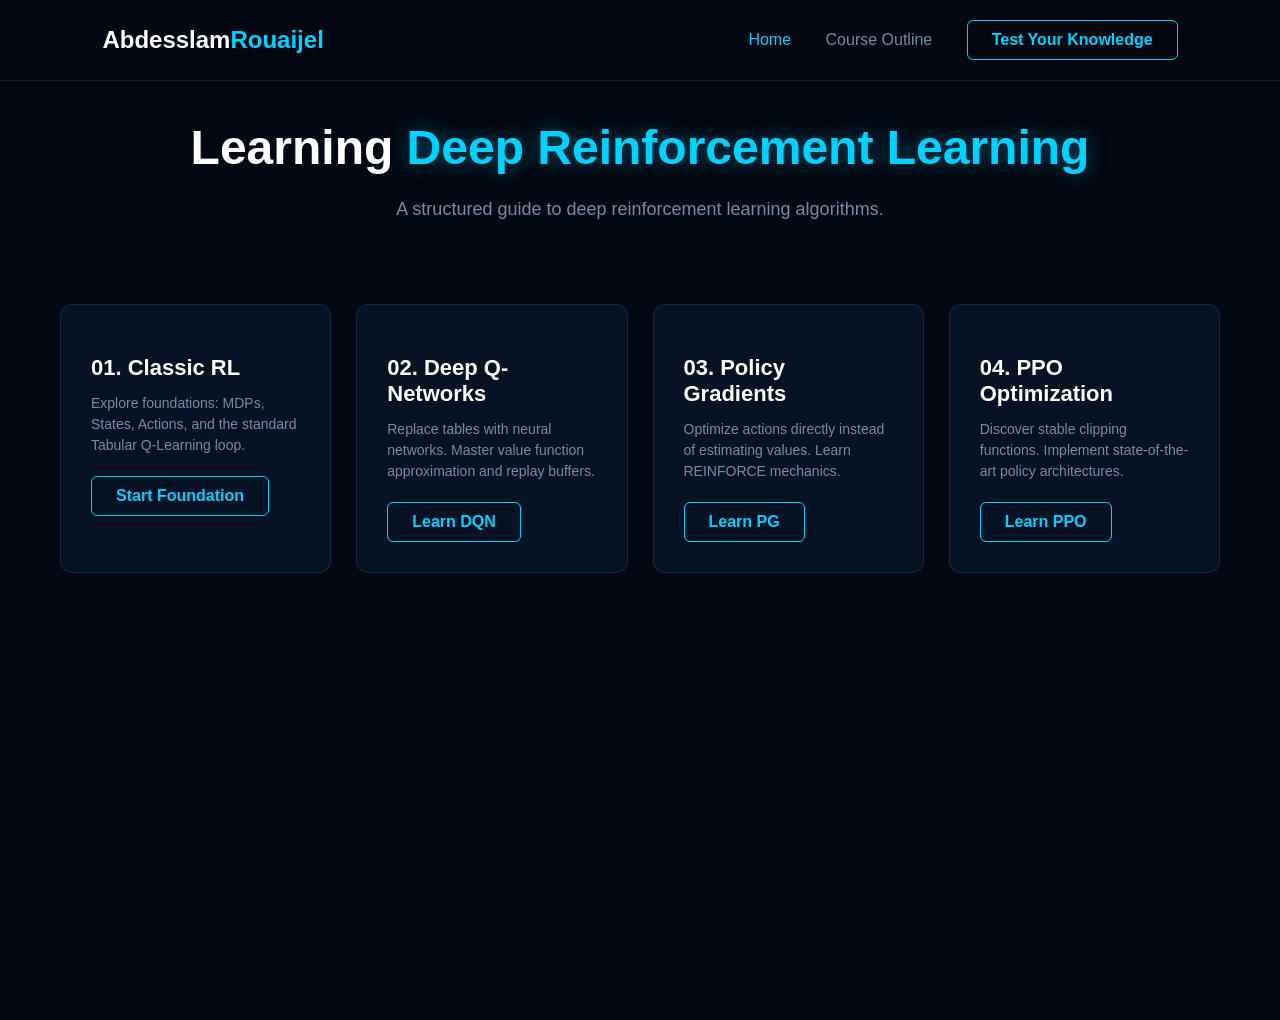
<file: index.html>
<!DOCTYPE html>
<html lang="en">
<head>
    <meta charset="UTF-8">
    <meta name="viewport" content="width=device-width, initial-scale=1.0">
    <title>RL Space - Educational Platform</title>
    <link rel="stylesheet" href="css/main.css">
    <!-- FontAwesome used for matching the image icons -->
    <link rel="stylesheet" href="https://cloudflare.com">
</head>
<body>

    <!-- Top Navigation Bar -->
    <header>
        <div class="logo">Abdesslam<span>Rouaijel</span></div>
        <nav>
            <a href="index.html" class="active">Home</a>
            <a href="lessons/classic-rl.html">Course Outline</a>
            <a href="lessons/assessment.html" class="btn">Test Your Knowledge</a>
        </nav>
    </header>

    <!-- Welcome Hero Area -->
    <section class="hero">
        <h1>Learning <span> Deep Reinforcement Learning</span></h1>
        <p>A structured guide to deep reinforcement learning algorithms.</p>
    </section>

    <!-- Learning Modules Grid -->
    <main class="grid-container">
        
        <!-- Module 0: Classic RL -->
        <div class="card" onclick="window.location.href='lessons/classic-rl.html'">
            <div class="card-icon"><i class="fas fa-table"></i></div>
            <h3>01. Classic RL</h3>
            <p>Explore foundations: MDPs, States, Actions, and the standard Tabular Q-Learning loop.</p>
            <a href="lessons/classic-rl.html" class="btn">Start Foundation</a>
        </div>

        <!-- Module 1: DQN -->
        <div class="card" onclick="window.location.href='lessons/dqn.html'">
            <div class="card-icon"><i class="fas fa-network-wired"></i></div>
            <h3>02. Deep Q-Networks</h3>
            <p>Replace tables with neural networks. Master value function approximation and replay buffers.</p>
            <a href="lessons/dqn.html" class="btn">Learn DQN</a>
        </div>

        <!-- Module 2: Policy Gradient -->
        <div class="card" onclick="window.location.href='lessons/policy-gradient.html'">
            <div class="card-icon"><i class="fas fa-chart-line"></i></div>
            <h3>03. Policy Gradients</h3>
            <p>Optimize actions directly instead of estimating values. Learn REINFORCE mechanics.</p>
            <a href="lessons/policy-gradient.html" class="btn">Learn PG</a>
        </div>

        <!-- Module 3: PPO -->
        <div class="card" onclick="window.location.href='lessons/ppo.html'">
            <div class="card-icon"><i class="fas fa-shield-alt"></i></div>
            <h3>04. PPO Optimization</h3>
            <p>Discover stable clipping functions. Implement state-of-the-art policy architectures.</p>
            <a href="lessons/ppo.html" class="btn">Learn PPO</a>
        </div>

    </main>

</body>
</html>
</file>
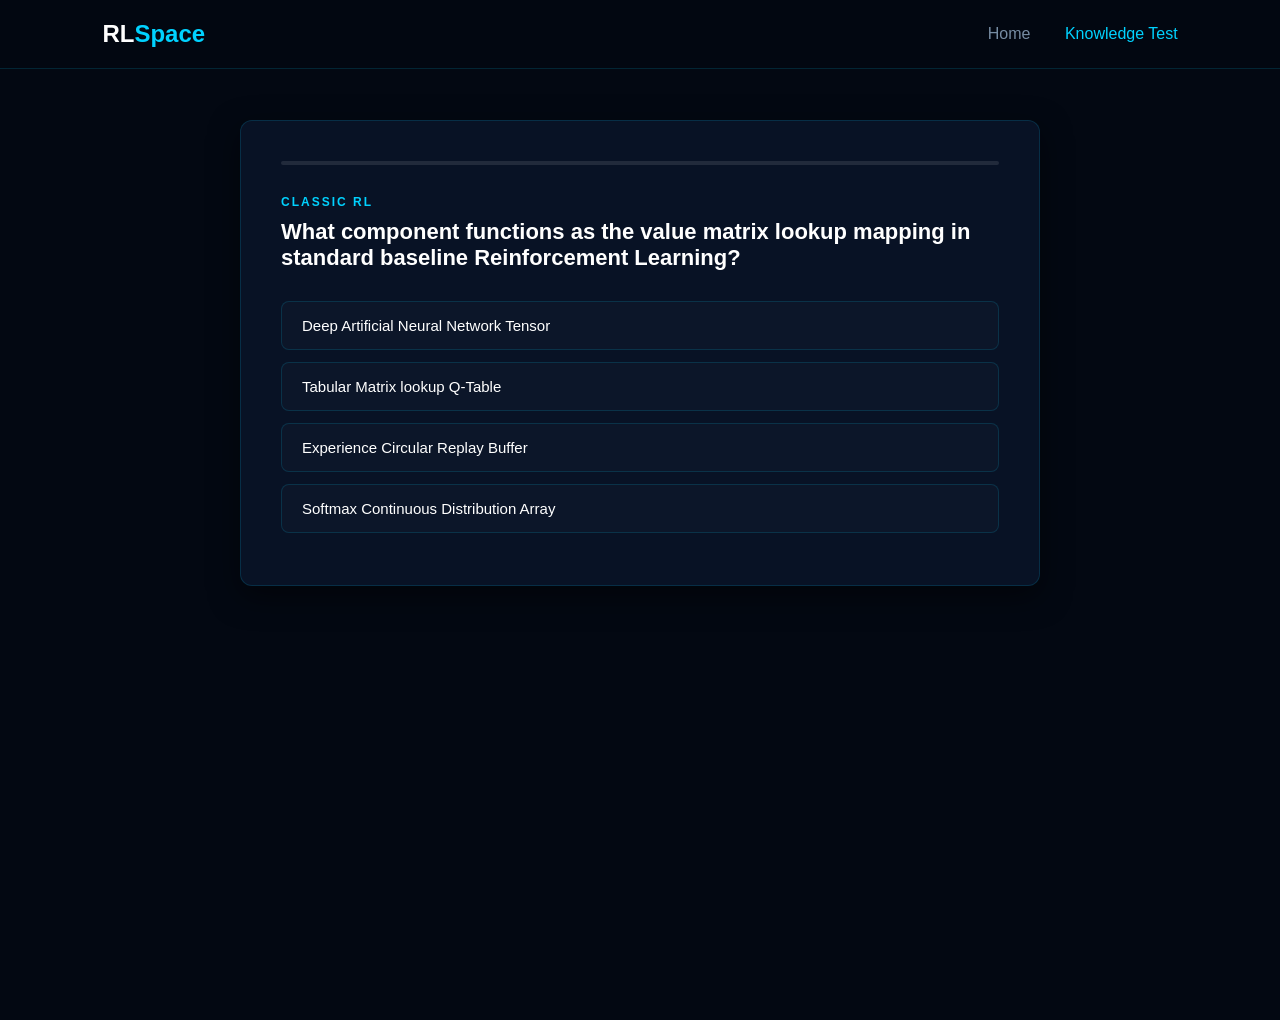
<file: lessons/assessment.html>
<!DOCTYPE html>
<html lang="en">
<head>
    <meta charset="UTF-8">
    <meta name="viewport" content="width=device-width, initial-scale=1.0">
    <title>DRL Evaluation Terminal</title>
    <link rel="stylesheet" href="../css/main.css">
    <link rel="stylesheet" href="https://cloudflare.com">
    <style>
        .test-container {
            max-width: 800px;
            margin: 120px auto;
            padding: 40px;
            background: var(--bg-card);
            border: 1px solid var(--border-color);
            border-radius: 12px;
            text-align: left;
            box-shadow: 0 10px 30px rgba(0, 0, 0, 0.5);
        }
        .option-btn {
            display: block;
            width: 100%;
            padding: 15px 20px;
            margin: 12px 0;
            background: rgba(255,255,255,0.02);
            border: 1px solid var(--border-color);
            color: #ffffff;
            border-radius: 8px;
            text-align: left;
            cursor: pointer;
            transition: all 0.2s ease;
            font-size: 15px;
        }
        .option-btn:hover {
            background: var(--bg-card-hover);
            border-color: var(--accent-blue);
            padding-left: 25px;
        }
        .progress-bar {
            height: 4px;
            background: rgba(255,255,255,0.1);
            margin-bottom: 30px;
            border-radius: 2px;
            overflow: hidden;
        }
        .progress-fill {
            height: 100%;
            width: 0%;
            background: var(--accent-blue);
            transition: width 0.3s ease;
        }
        .results-card {
            display: none;
        }
        .breakdown-item {
            background: rgba(255,255,255,0.03);
            padding: 15px;
            margin: 10px 0;
            border-left: 4px solid #ff4a4a;
            border-radius: 0 8px 8px 0;
        }
        .breakdown-item.perfect {
            border-left-color: #4aff4a;
        }
    </style>
</head>
<body>

    <header>
        <div class="logo" onclick="window.location.href='../index.html'" style="cursor:pointer">RL<span>Space</span></div>
        <nav>
            <a href="../index.html">Home</a>
            <a href="#test" class="active">Knowledge Test</a>
        </nav>
    </header>

    <div class="test-container">
        <!-- Live Quiz Terminal Box -->
        <div id="quiz-box">
            <div class="progress-bar"><div class="progress-fill" id="progress"></div></div>
            <h4 id="question-category" style="color: var(--accent-blue); margin-bottom: 10px; font-size: 12px; letter-spacing: 2px; text-transform: uppercase;"></h4>
            <h2 id="question-text" style="margin-bottom: 30px; font-size: 22px;">Loading Evaluation...</h2>
            <div id="options-container"></div>
        </div>

        <!-- Smart Analysis Summary Box (Initially Hidden) -->
        <div id="results-box" class="results-card">
            <h2 style="font-size: 32px; margin-bottom: 10px;">Evaluation Complete</h2>
            <p style="color: var(--text-muted); margin-bottom: 30px;">Review your strategic algorithm metrics summary performance data profile below.</p>
            
            <div style="background: rgba(0, 210, 255, 0.05); padding: 20px; border-radius: 8px; text-align: center; margin-bottom: 30px;">
                <span style="font-size: 14px; color: var(--text-muted); display: block;">FINAL SCORE</span>
                <span id="display-score" style="font-size: 48px; font-weight: bold; color: var(--accent-blue);">0 / 4</span>
            </div>

            <h3 style="margin-bottom: 15px;">Diagnostic Performance Analysis:</h3>
            <div id="breakdown-container"></div>
            
            <button class="btn" onclick="window.location.reload()" style="margin-top: 30px; margin-right: 15px;"><i class="fas fa-redo"></i> Retry Test</button>
            <button class="btn" onclick="window.location.href='../index.html'" style="margin-top: 30px;"><i class="fas fa-home"></i> Main Hub</button>
        </div>
    </div>

    <!-- Isolated Evaluation Architecture Execution Loop -->
    <script>
        const questions = [
            {
                category: "Classic RL",
                q: "What component functions as the value matrix lookup mapping in standard baseline Reinforcement Learning?",
                options: ["Deep Artificial Neural Network Tensor", "Tabular Matrix lookup Q-Table", "Experience Circular Replay Buffer", "Softmax Continuous Distribution Array"],
                correct: 1
            },
            {
                category: "DQN",
                q: "What optimization problem role does the Experience Replay Buffer resolve inside DQN architectures?",
                options: ["It stores parameters values temporarily.", "It removes model overfitting variance layers.", "It breaks temporal data correlations via randomized mini-batch sampling updates.", "It shifts policy state vectors directly."],
                correct: 2
            },
            {
                category: "Policy Gradient",
                q: "Which specific activation layer outputs the categorical probabilistic distribution vectors in standard REINFORCE models?",
                options: ["Rectified Linear Activation Unit (ReLU)", "Continuous Sigmoid Scalar Layer", "Softmax Mathematical Distribution Function", "Hyperbolic Tangent Mapping Vector"],
                correct: 2
            },
            {
                category: "PPO",
                q: "What structural event occurrence does the clipped surrogate objective function shield against in PPO?",
                options: ["Small structural optimization gradient steps", "Destructive, excessively large parameter policy ratio update shifts", "Model memory capacity buffer saturation issues", "Unstable loss exploration weights deviations"],
                correct: 1
            }
        ];

        let currentIndex = 0;
        let pointsScored = 0;
        let mistakesByTopic = { "Classic RL": 0, "DQN": 0, "Policy Gradient": 0, "PPO": 0 };

        function displayQuestion() {
            if (currentIndex >= questions.length) {
                displayDiagnostics();
                return;
            }

            const current = questions[currentIndex];
            document.getElementById("progress").style.width = `${(currentIndex / questions.length) * 100}%`;
            document.getElementById("question-category").innerText = current.category;
            document.getElementById("question-text").innerText = current.q;

            const container = document.getElementById("options-container");
            container.innerHTML = "";

            current.options.forEach((opt, idx) => {
                const btn = document.createElement("button");
                btn.className = "option-btn";
                btn.innerText = opt;
                btn.onclick = () => evaluateAnswer(idx);
                container.appendChild(btn);
            });
        }

        function evaluateAnswer(selectedIdx) {
            const current = questions[currentIndex];
            if (selectedIdx === current.correct) {
                pointsScored++;
            } else {
                mistakesByTopic[current.category]++;
            }
            currentIndex++;
            displayQuestion();
        }

        function displayDiagnostics() {
            document.getElementById("quiz-box").style.display = "none";
            document.getElementById("results-box").style.display = "block";
            document.getElementById("display-score").innerText = `${pointsScored} / ${questions.length}`;

            const container = document.getElementById("breakdown-container");
            container.innerHTML = "";

            for (const topic in mistakesByTopic) {
                const count = mistakesByTopic[topic];
                const card = document.createElement("div");
                
                if (count > 0) {
                    card.className = "breakdown-item";
                    card.innerHTML = `<strong>${topic}:</strong> Critical gap found. You missed this question. Re-examine the text definitions and canvas diagrams.`;
                } else {
                    card.className = "breakdown-item perfect";
                    card.innerHTML = `<strong>${topic}:</strong> Met criteria perfectly. Core algorithmic principles mastered.`;
                }
                container.appendChild(card);
            }
        }

        // Ignition Step Trigger
        displayQuestion();
    </script>
</body>
</html>
</file>
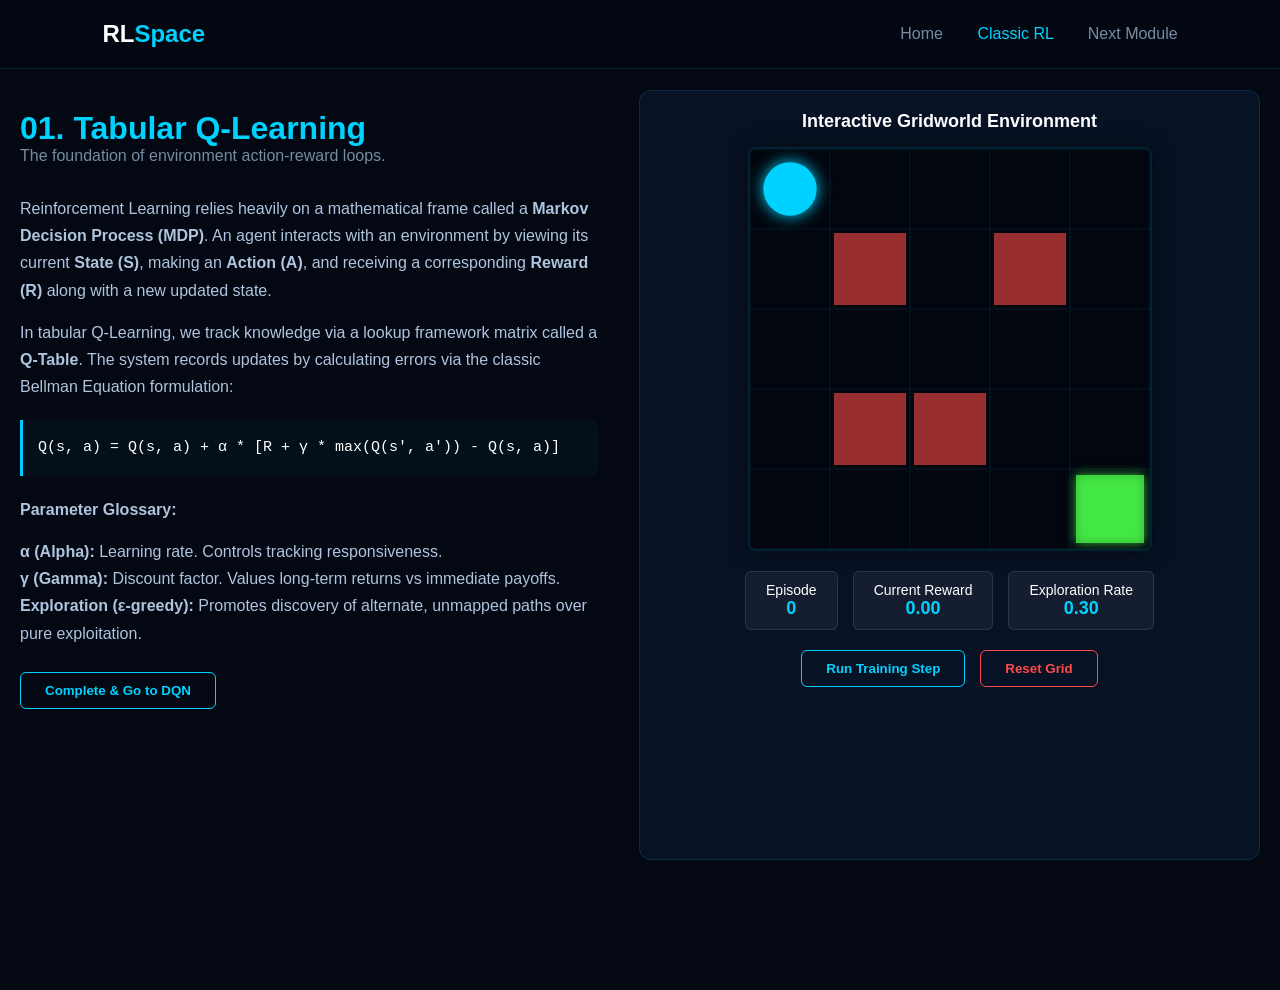
<file: lessons/classic-rl.html>
<!DOCTYPE html>
<html lang="en">
<head>
    <meta charset="UTF-8">
    <meta name="viewport" content="width=device-width, initial-scale=1.0">
    <title>Classic RL - Q-Learning Portal</title>
    <link rel="stylesheet" href="../css/main.css">
    <link rel="stylesheet" href="../css/lessons.css">
    <link rel="stylesheet" href="https://cloudflare.com">
    

</head>
<body>

    <!-- Platform Header Navigation -->
    <header>
        <div class="logo" onclick="window.location.href='../index.html'" style="cursor:pointer">RL<span>Space</span></div>
        <nav>
            <a href="../index.html">Home</a>
            <a href="classic-rl.html" class="active">Classic RL</a>
            <a href="dqn.html">Next Module <i class="fas fa-arrow-right"></i></a>
        </nav>
    </header>

    <!-- Master Layout Layout -->
    <div class="lesson-container">
        
        <!-- Left Column: Conceptual Syllabus -->
        <div class="content-pane">
            <div class="lesson-header">
                <h2>01. Tabular Q-Learning</h2>
                <p style="color: var(--text-muted)">The foundation of environment action-reward loops.</p>
            </div>

            <div class="theory-block">
                <p>Reinforcement Learning relies heavily on a mathematical frame called a <strong>Markov Decision Process (MDP)</strong>. An agent interacts with an environment by viewing its current <strong>State (S)</strong>, making an <strong>Action (A)</strong>, and receiving a corresponding <strong>Reward (R)</strong> along with a new updated state.</p>
                
                <p>In tabular Q-Learning, we track knowledge via a lookup framework matrix called a <strong>Q-Table</strong>. The system records updates by calculating errors via the classic Bellman Equation formulation:</p>
                
                <div class="formula-box">
                    Q(s, a) = Q(s, a) + α * [R + γ * max(Q(s', a')) - Q(s, a)]
                </div>

                <p><strong>Parameter Glossary:</strong></p>
                <ul>
                    <li><strong>α (Alpha):</strong> Learning rate. Controls tracking responsiveness.</li>
                    <li><strong>γ (Gamma):</strong> Discount factor. Values long-term returns vs immediate payoffs.</li>
                    <li><strong>Exploration (ε-greedy):</strong> Promotes discovery of alternate, unmapped paths over pure exploitation.</li>
                </ul>
            </div>
            
            <button class="btn" onclick="window.location.href='dqn.html'">Complete & Go to DQN</button>
        </div>

        <!-- Right Column: Interactive Sim Core Workspace -->
        <div class="interactive-pane">
            <h3 style="margin-bottom:15px; font-size:18px; color:var(--text-main)">Interactive Gridworld Environment</h3>
            
            <!-- Live Canvas Frame Render Target -->
            <canvas id="simulation-canvas" width="400" height="400"></canvas>
            
            <!-- Live Agent Evaluation Metrics Dashboard -->
            <div class="controls-row">
                <div class="stat-box">Episode <span id="ui-episode">0</span></div>
                <div class="stat-box">Current Reward <span id="ui-reward">0</span></div>
                <div class="stat-box">Exploration Rate <span id="ui-epsilon">1.00</span></div>
            </div>

            <!-- Dashboard Control Interfaces -->
            <div class="controls-row">
                <button class="btn" id="btn-toggle-sim"><i class="fas fa-play"></i> Run Training Step</button>
                <button class="btn" id="btn-reset-sim" style="border-color:#ff4a4a; color:#ff4a4a"><i class="fas fa-redo"></i> Reset Grid</button>
            </div>
        </div>

    </div>

    <!-- Script Assets Mapping -->
    <script src="../js/lessons.js"></script>
    <script src="../js/game/environment.js"></script>
    <script src="../js/game/agent.js"></script>
    <script src="../js/game/engine.js"></script>
    <script src="../js/lessons.js"></script>
    <!-- Initialize Auto-Render Trigger -->


</body>
</html>
</file>
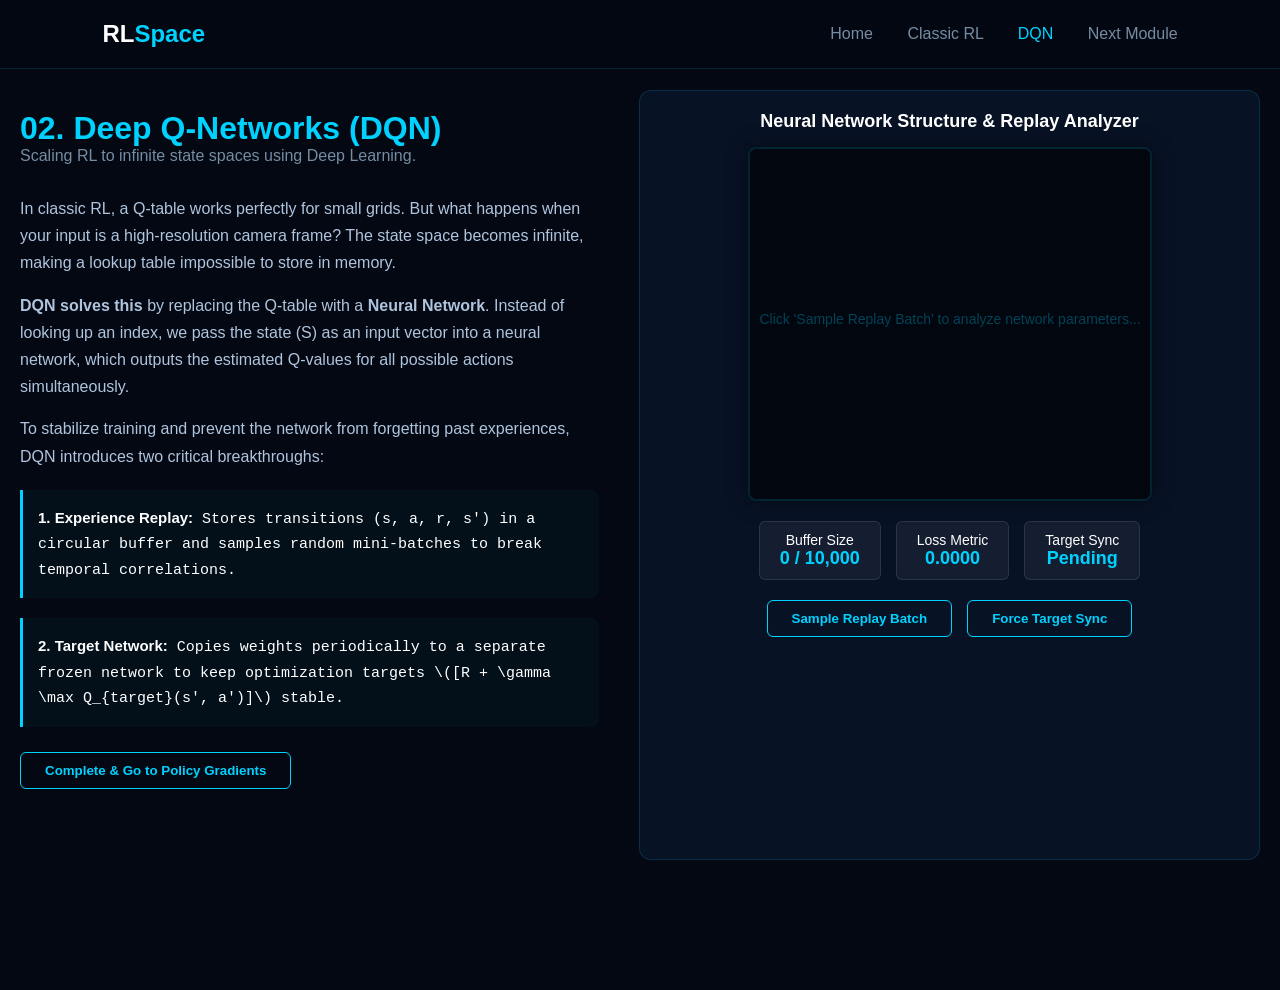
<file: lessons/dqn.html>
<!DOCTYPE html>
<html lang="en">
<head>
    <meta charset="UTF-8">
    <meta name="viewport" content="width=device-width, initial-scale=1.0">
    <title>DQN - Deep Q-Networks Portal</title>
    <link rel="stylesheet" href="../css/main.css">
    <link rel="stylesheet" href="../css/lessons.css">
    <link rel="stylesheet" href="https://cloudflare.com">
    

</head>
<body>

    <!-- Platform Header Navigation -->
    <header>
        <div class="logo" onclick="window.location.href='../index.html'" style="cursor:pointer">RL<span>Space</span></div>
        <nav>
            <a href="../index.html">Home</a>
            <a href="classic-rl.html">Classic RL</a>
            <a href="dqn.html" class="active">DQN</a>
            <a href="policy-gradient.html">Next Module <i class="fas fa-arrow-right"></i></a>
        </nav>
    </header>

    <!-- Master Layout Split Screen -->
    <div class="lesson-container">
        
        <!-- Left Column: Conceptual Syllabus -->
        <div class="content-pane">
            <div class="lesson-header">
                <h2>02. Deep Q-Networks (DQN)</h2>
                <p style="color: var(--text-muted)">Scaling RL to infinite state spaces using Deep Learning.</p>
            </div>

            <div class="theory-block">
                <p>In classic RL, a Q-table works perfectly for small grids. But what happens when your input is a high-resolution camera frame? The state space becomes infinite, making a lookup table impossible to store in memory.</p>
                
                <p><strong>DQN solves this</strong> by replacing the Q-table with a <strong>Neural Network</strong>. Instead of looking up an index, we pass the state (S) as an input vector into a neural network, which outputs the estimated Q-values for all possible actions simultaneously.</p>
                
                <p>To stabilize training and prevent the network from forgetting past experiences, DQN introduces two critical breakthroughs:</p>
                
                <div class="formula-box">
                    <strong>1. Experience Replay:</strong> Stores transitions (s, a, r, s') in a circular buffer and samples random mini-batches to break temporal correlations.
                </div>

                <div class="formula-box">
                    <strong>2. Target Network:</strong> Copies weights periodically to a separate frozen network to keep optimization targets \([R + \gamma \max Q_{target}(s', a')]\) stable.
                </div>
            </div>
            
            <button class="btn" onclick="window.location.href='policy-gradient.html'">Complete & Go to Policy Gradients</button>
        </div>

        <!-- Right Column: Visual Core Workspace (Architecture & Weights Dashboard) -->
        <div class="interactive-pane">
            <h3 style="margin-bottom:15px; font-size:18px; color:var(--text-main)">Neural Network Structure & Replay Analyzer</h3>
            
            <!-- Target Canvas Area for Neural Net Architecture View -->
            <canvas id="simulation-canvas" width="400" height="350"></canvas>
            
            <!-- Live Buffer Metrics Dashboard -->
            <div class="controls-row">
                <div class="stat-box">Buffer Size <span id="ui-buffer">0 / 10,000</span></div>
                <div class="stat-box">Loss Metric <span id="ui-loss">0.0000</span></div>
                <div class="stat-box">Target Sync <span id="ui-sync">Pending</span></div>
            </div>

            <!-- Interactivity Simulator Hooks -->
            <div class="controls-row">
                <button class="btn" id="btn-sample-batch"><i class="fas fa-database"></i> Sample Replay Batch</button>
                <button class="btn" id="btn-sync-target" style="border-color:var(--accent-blue);"><i class="fas fa-sync-alt"></i> Force Target Sync</button>
            </div>
        </div>

    </div>

    <script src="../js/lessons.js"></script>
    <!-- Initialize Auto-Render Trigger -->


</body>
</html>
</file>
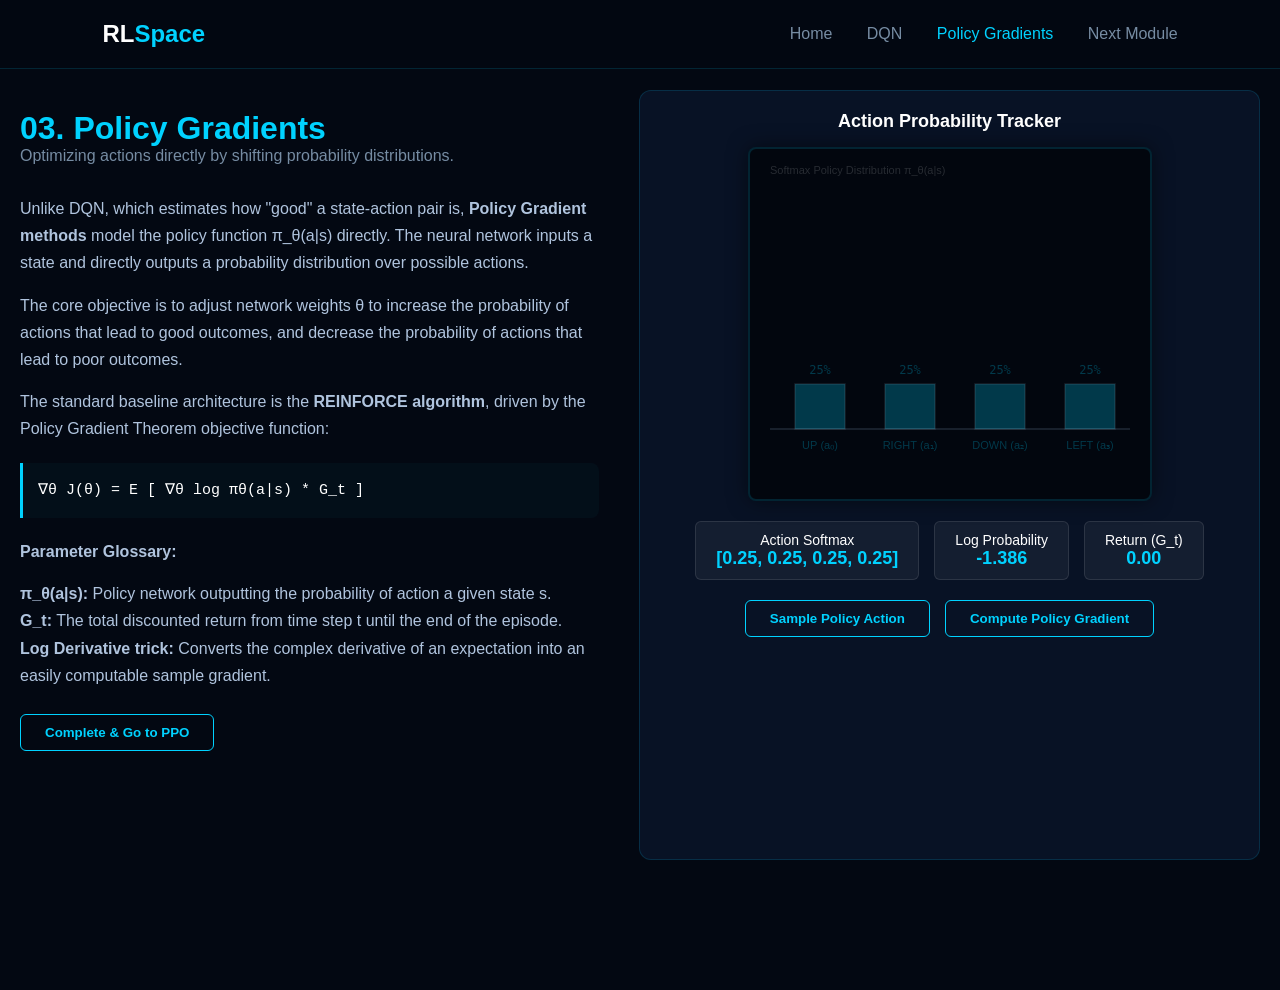
<file: lessons/policy-gradient.html>
<!DOCTYPE html>
<html lang="en">
<head>
    <meta charset="UTF-8">
    <meta name="viewport" content="width=device-width, initial-scale=1.0">
    <title>Policy Gradients Portal</title>
    <link rel="stylesheet" href="../css/main.css">
    <link rel="stylesheet" href="../css/lessons.css">
    <link rel="stylesheet" href="https://cloudflare.com">
   

</head>
<body>

    <!-- Platform Header Navigation -->
    <header>
        <div class="logo" onclick="window.location.href='../index.html'" style="cursor:pointer">RL<span>Space</span></div>
        <nav>
            <a href="../index.html">Home</a>
            <a href="dqn.html">DQN</a>
            <a href="policy-gradient.html" class="active">Policy Gradients</a>
            <a href="ppo.html">Next Module <i class="fas fa-arrow-right"></i></a>
        </nav>
    </header>

    <!-- Master Split Screen Layout -->
    <div class="lesson-container">
        
        <!-- Left Column: Conceptual Syllabus -->
        <div class="content-pane">
            <div class="lesson-header">
                <h2>03. Policy Gradients</h2>
                <p style="color: var(--text-muted)">Optimizing actions directly by shifting probability distributions.</p>
            </div>

            <div class="theory-block">
                <p>Unlike DQN, which estimates how "good" a state-action pair is, <strong>Policy Gradient methods</strong> model the policy function \(\pi_\theta(a|s)\) directly. The neural network inputs a state and directly outputs a probability distribution over possible actions.</p>
                
                <p>The core objective is to adjust network weights \(\theta\) to increase the probability of actions that lead to good outcomes, and decrease the probability of actions that lead to poor outcomes.</p>
                
                <p>The standard baseline architecture is the <strong>REINFORCE algorithm</strong>, driven by the Policy Gradient Theorem objective function:</p>
                
                <div class="formula-box">
                    ∇θ J(θ) = E [ ∇θ log πθ(a|s) * G_t ]
                </div>

                <p><strong>Parameter Glossary:</strong></p>
                <ul>
                    <li><strong>\(\pi_\theta(a|s)\):</strong> Policy network outputting the probability of action \(a\) given state \(s\).</li>
                    <li><strong>\(G_t\):</strong> The total discounted return from time step \(t\) until the end of the episode.</li>
                    <li><strong>Log Derivative trick:</strong> Converts the complex derivative of an expectation into an easily computable sample gradient.</li>
                </ul>
            </div>
            
            <button class="btn" onclick="window.location.href='ppo.html'">Complete & Go to PPO</button>
        </div>

        <!-- Right Column: Visual Core Workspace (Probability Distributions Visualization) -->
        <div class="interactive-pane">
            <h3 style="margin-bottom:15px; font-size:18px; color:var(--text-main)">Action Probability Tracker</h3>
            
            <!-- Target Canvas Area for Probability Distribution View -->
            <canvas id="simulation-canvas" width="400" height="350"></canvas>
            
            <!-- Live Policy Metrics Dashboard -->
            <div class="controls-row">
                <div class="stat-box">Action Softmax <span id="ui-softmax">[0.25, 0.25, 0.25, 0.25]</span></div>
                <div class="stat-box">Log Probability <span id="ui-logprob">-1.386</span></div>
                <div class="stat-box">Return (G_t) <span id="ui-return">0.00</span></div>
            </div>

            <!-- Interactivity Simulator Hooks -->
            <div class="controls-row">
                <button class="btn" id="btn-sample-action"><i class="fas fa-dice"></i> Sample Policy Action</button>
                <button class="btn" id="btn-update-policy" style="border-color:var(--accent-blue);"><i class="fas fa-angle-double-up"></i> Compute Policy Gradient</button>
            </div>
        </div>

    </div>

    <script src="../js/lessons.js"></script>
    <!-- Initialize Auto-Render Trigger -->
<script>
    document.addEventListener("DOMContentLoaded", function() {
        // Clean up LaTeX markup text strings instantly across the Policy Gradient view
        const theoryContainer = document.querySelector('.content-pane');
        if (theoryContainer) {
            let html = theoryContainer.innerHTML;
            
            // Replaces structural formatting tags with clean unicode math text symbols
            html = html.replaceAll('\\(\\pi_\\theta(a|s)\\)', 'π_θ(a|s)');
            html = html.replaceAll('\\(\\theta\\)', 'θ');
            html = html.replaceAll('\\(a\\)', 'a');
            html = html.replaceAll('\\(s\\)', 's');
            html = html.replaceAll('\\(G_t\\)', 'G_t');
            html = html.replaceAll('\\(t\\)', 't');
            
            theoryContainer.innerHTML = html;
        }
    });
</script>


</body>
</html>
</file>
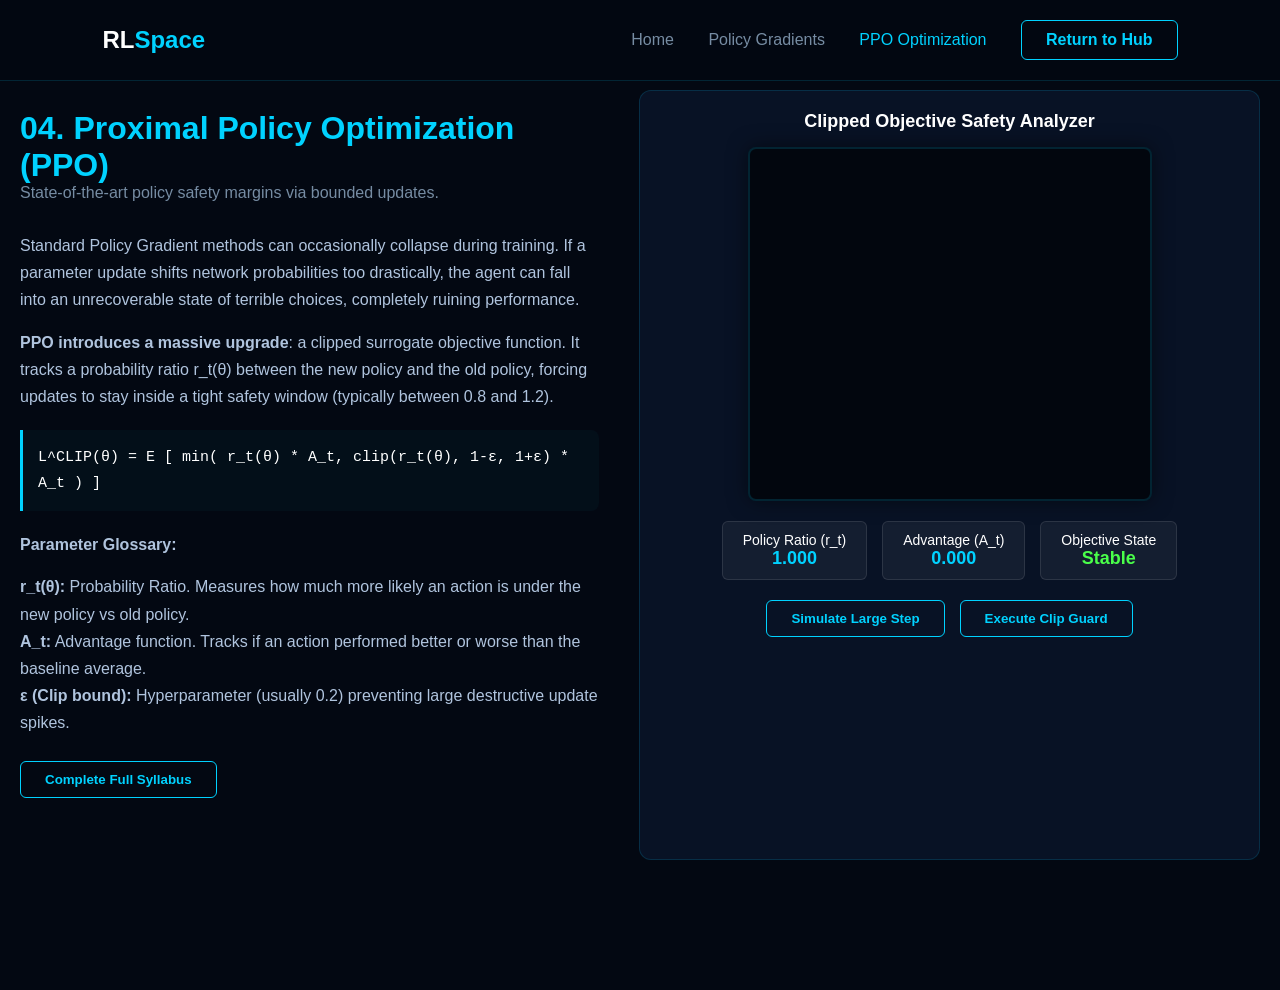
<file: lessons/ppo.html>
<!DOCTYPE html>
<html lang="en">
<head>
    <meta charset="UTF-8">
    <meta name="viewport" content="width=device-width, initial-scale=1.0">
    <title>PPO Optimization Portal</title>
    <link rel="stylesheet" href="../css/main.css">
    <link rel="stylesheet" href="../css/lessons.css">
    <link rel="stylesheet" href="https://cloudflare.com">


</head>
<body>

    <!-- Platform Header Navigation -->
    <header>
        <div class="logo" onclick="window.location.href='../index.html'" style="cursor:pointer">RL<span>Space</span></div>
        <nav>
            <a href="../index.html">Home</a>
            <a href="policy-gradient.html">Policy Gradients</a>
            <a href="ppo.html" class="active">PPO Optimization</a>
            <a href="../index.html" class="btn">Return to Hub</a>
        </nav>
    </header>

    <!-- Master Split Screen Layout -->
    <div class="lesson-container">
        
        <!-- Left Column: Conceptual Syllabus -->
        <div class="content-pane">
            <div class="lesson-header">
                <h2>04. Proximal Policy Optimization (PPO)</h2>
                <p style="color: var(--text-muted)">State-of-the-art policy safety margins via bounded updates.</p>
            </div>

            <div class="theory-block">
                <p>Standard Policy Gradient methods can occasionally collapse during training. If a parameter update shifts network probabilities too drastically, the agent can fall into an unrecoverable state of terrible choices, completely ruining performance.</p>
                
                <p><strong>PPO introduces a massive upgrade</strong>: a clipped surrogate objective function. It tracks a probability ratio \(r_t(\theta)\) between the new policy and the old policy, forcing updates to stay inside a tight safety window (typically between \(0.8\) and \(1.2\)).</p>
                
                <div class="formula-box">
                    L^CLIP(θ) = E [ min( r_t(θ) * A_t, clip(r_t(θ), 1-ε, 1+ε) * A_t ) ]
                </div>

                <p><strong>Parameter Glossary:</strong></p>
                <ul>
                    <li><strong>\(r_t(\theta)\):</strong> Probability Ratio. Measures how much more likely an action is under the new policy vs old policy.</li>
                    <li><strong>\(A_t\):</strong> Advantage function. Tracks if an action performed better or worse than the baseline average.</li>
                    <li><strong>\(\epsilon\) (Clip bound):</strong> Hyperparameter (usually 0.2) preventing large destructive update spikes.</li>
                </ul>
            </div>
            
            <button class="btn" onclick="alert('Congratulations! You have completed all theoretical modules. Proceeding to playground configuration initialization.')">Complete Full Syllabus</button>
        </div>

        <!-- Right Column: Visual Core Workspace (Clipping Bounds Tracker) -->
        <div class="interactive-pane">
            <h3 style="margin-bottom:15px; font-size:18px; color:var(--text-main)">Clipped Objective Safety Analyzer</h3>
            
            <!-- Target Canvas Area for PPO Ratio Bounds Visualization -->
            <canvas id="simulation-canvas" width="400" height="350"></canvas>
            
            <!-- Live PPO Tracker Dashboard -->
            <div class="controls-row">
                <div class="stat-box">Policy Ratio (r_t) <span id="ui-ratio">1.000</span></div>
                <div class="stat-box">Advantage (A_t) <span id="ui-advantage">0.000</span></div>
                <div class="stat-box">Objective State <span id="ui-status" style="color: #4aff4a;">Stable</span></div>
            </div>

            <!-- Interactivity Simulator Hooks -->
            <div class="controls-row">
                <button class="btn" id="btn-increase-step"><i class="fas fa-angle-up"></i> Simulate Large Step</button>
                <button class="btn" id="btn-clip-check" style="border-color:var(--accent-blue);"><i class="fas fa-compress-alt"></i> Execute Clip Guard</button>
            </div>
        </div>

    </div>

    <script src="../js/lessons.js"></script>
    <!-- Initialize Auto-Render Trigger -->
     
<script>
    document.addEventListener("DOMContentLoaded", function() {
        // Clean up LaTeX markup text strings instantly across the PPO view
        const theoryContainer = document.querySelector('.content-pane');
        if (theoryContainer) {
            let html = theoryContainer.innerHTML;
            
            // Replaces structural formatting tags with clean unicode math text symbols
            html = html.replaceAll('\\(r_t(\\theta)\\)', 'r_t(θ)');
            html = html.replaceAll('\\(0.8\\)', '0.8');
            html = html.replaceAll('\\(1.2\\)', '1.2');
            html = html.replaceAll('\\(A_t\\)', 'A_t');
            html = html.replaceAll('\\(\\epsilon\\)', 'ε');
            
            theoryContainer.innerHTML = html;
        }
    });
</script>


</body>
</html>
</file>
<file: css/main.css>
/* Custom variables for the neon sci-fi theme */
:root {
    --bg-dark: #030812;
    --bg-card: #081225;
    --bg-card-hover: #0d1f3d;
    --accent-blue: #00d2ff;
    --accent-glow: rgba(0, 210, 255, 0.4);
    --text-main: #ffffff;
    --text-muted: #768ca3;
    --border-color: rgba(0, 210, 255, 0.15);
}

* {
    margin: 0;
    padding: 0;
    box-sizing: border-box;
    font-family: 'Segoe UI', Tahoma, Geneva, Verdana, sans-serif;
}

body {
    background-color: var(--bg-dark);
    color: var(--text-main);
    min-height: 100vh;
    overflow-x: hidden;
}

/* Header Styling */
header {
    display: flex;
    justify-content: space-between;
    align-items: center;
    padding: 20px 8%;
    border-bottom: 1px solid var(--border-color);
    background: rgba(3, 8, 18, 0.8);
    backdrop-filter: blur(10px);
    position: fixed;
    width: 100%;
    top: 0;
    z-index: 1000;
}

.logo {
    font-size: 24px;
    font-weight: bold;
    color: var(--text-main);
}

.logo span {
    color: var(--accent-blue);
}

nav a {
    color: var(--text-muted);
    text-decoration: none;
    margin-left: 30px;
    transition: color 0.3s;
}

nav a:hover, nav a.active {
    color: var(--accent-blue);
}

/* Main Hero Section */
.hero {
    max-width: 1200px;
    margin: 120px auto 60px auto;
    padding: 0 20px;
    text-align: center;
}

.hero h1 {
    font-size: 48px;
    margin-bottom: 20px;
    font-weight: 800;
}

.hero h1 span {
    color: var(--accent-blue);
    text-shadow: 0 0 20px var(--accent-glow);
}

.hero p {
    color: var(--text-muted);
    font-size: 18px;
    max-width: 600px;
    margin: 0 auto 40px auto;
    line-height: 1.6;
}

/* Dashboard Grid Layout */
.grid-container {
    max-width: 1200px;
    margin: 0 auto;
    padding: 20px;
    display: grid;
    grid-template-columns: repeat(auto-fit, minmax(250px, 1fr));
    gap: 25px;
}

/* Neon Cards */
.card {
    background-color: var(--bg-card);
    border: 1px solid var(--border-color);
    border-radius: 12px;
    padding: 30px;
    text-align: left;
    transition: all 0.3s ease;
    cursor: pointer;
    position: relative;
    overflow: hidden;
}

.card:hover {
    background-color: var(--bg-card-hover);
    transform: translateY(-5px);
    border-color: var(--accent-blue);
    box-shadow: 0 10px 30px rgba(0, 210, 255, 0.15);
}

.card-icon {
    font-size: 32px;
    color: var(--accent-blue);
    margin-bottom: 20px;
}

.card h3 {
    font-size: 22px;
    margin-bottom: 12px;
}

.card p {
    color: var(--text-muted);
    font-size: 14px;
    line-height: 1.5;
    margin-bottom: 20px;
}

/* Interactive Buttons */
.btn {
    display: inline-block;
    padding: 10px 24px;
    background-color: transparent;
    color: var(--accent-blue);
    border: 1px solid var(--accent-blue);
    border-radius: 6px;
    text-decoration: none;
    font-weight: 600;
    transition: all 0.3s ease;
}

.btn:hover {
    background-color: var(--accent-blue);
    color: var(--bg-dark);
    box-shadow: 0 0 15px var(--accent-blue);
}
</file>
<file: css/lessons.css>
/* Layout Splits */
.lesson-container {
    display: flex;
    max-width: 1600px;
    margin: 90px auto 0 auto;
    height: calc(100vh - 90px);
    padding: 0 20px;
    gap: 20px;
}

/* Left Content Pane (Scrollable text) */
.content-pane {
    flex: 1;
    overflow-y: auto;
    padding-right: 20px;
    padding-bottom: 40px;
}

.content-pane::-webkit-scrollbar {
    width: 6px;
}
.content-pane::-webkit-scrollbar-thumb {
    background: var(--border-color);
    border-radius: 4px;
}

/* Right Interactive Pane (Fixed workspace) */
.interactive-pane {
    flex: 1;
    display: flex;
    flex-direction: column;
    align-items: center;
    justify-content: flex-start;
    background: var(--bg-card);
    border: 1px solid var(--border-color);
    border-radius: 12px;
    padding: 20px;
    height: calc(100vh - 130px);
    position: relative;
}

/* Typography & Markdown replacements */
.lesson-header {
    margin-top: 20px;
    margin-bottom: 30px;
}
.lesson-header h2 {
    font-size: 32px;
    color: var(--accent-blue);
}

.theory-block {
    line-height: 1.7;
    color: #b0c4de;
    margin-bottom: 25px;
}

.theory-block p {
    margin-bottom: 15px;
}

/* Formula Container styling */
.formula-box {
    background: rgba(0, 210, 255, 0.03);
    border-left: 3px solid var(--accent-blue);
    padding: 15px;
    margin: 20px 0;
    font-family: 'Courier New', Courier, monospace;
    font-size: 15px;
    color: #ffffff;
    border-radius: 0 8px 8px 0;
}

/* Canvas Viewport */
#simulation-canvas {
    background: #02060e;
    border: 2px solid var(--border-color);
    border-radius: 8px;
    box-shadow: 0 0 20px rgba(0, 0, 0, 0.5);
    margin-bottom: 20px;
}

/* Control Elements */
.controls-row {
    display: flex;
    gap: 15px;
    width: 100%;
    justify-content: center;
    margin-bottom: 20px;
}

.stat-box {
    background: rgba(255, 255, 255, 0.05);
    padding: 10px 20px;
    border-radius: 6px;
    border: 1px solid rgba(255, 255, 255, 0.1);
    font-size: 14px;
    text-align: center;
}
.stat-box span {
    display: block;
    color: var(--accent-blue);
    font-weight: bold;
    font-size: 18px;
}
</file>
